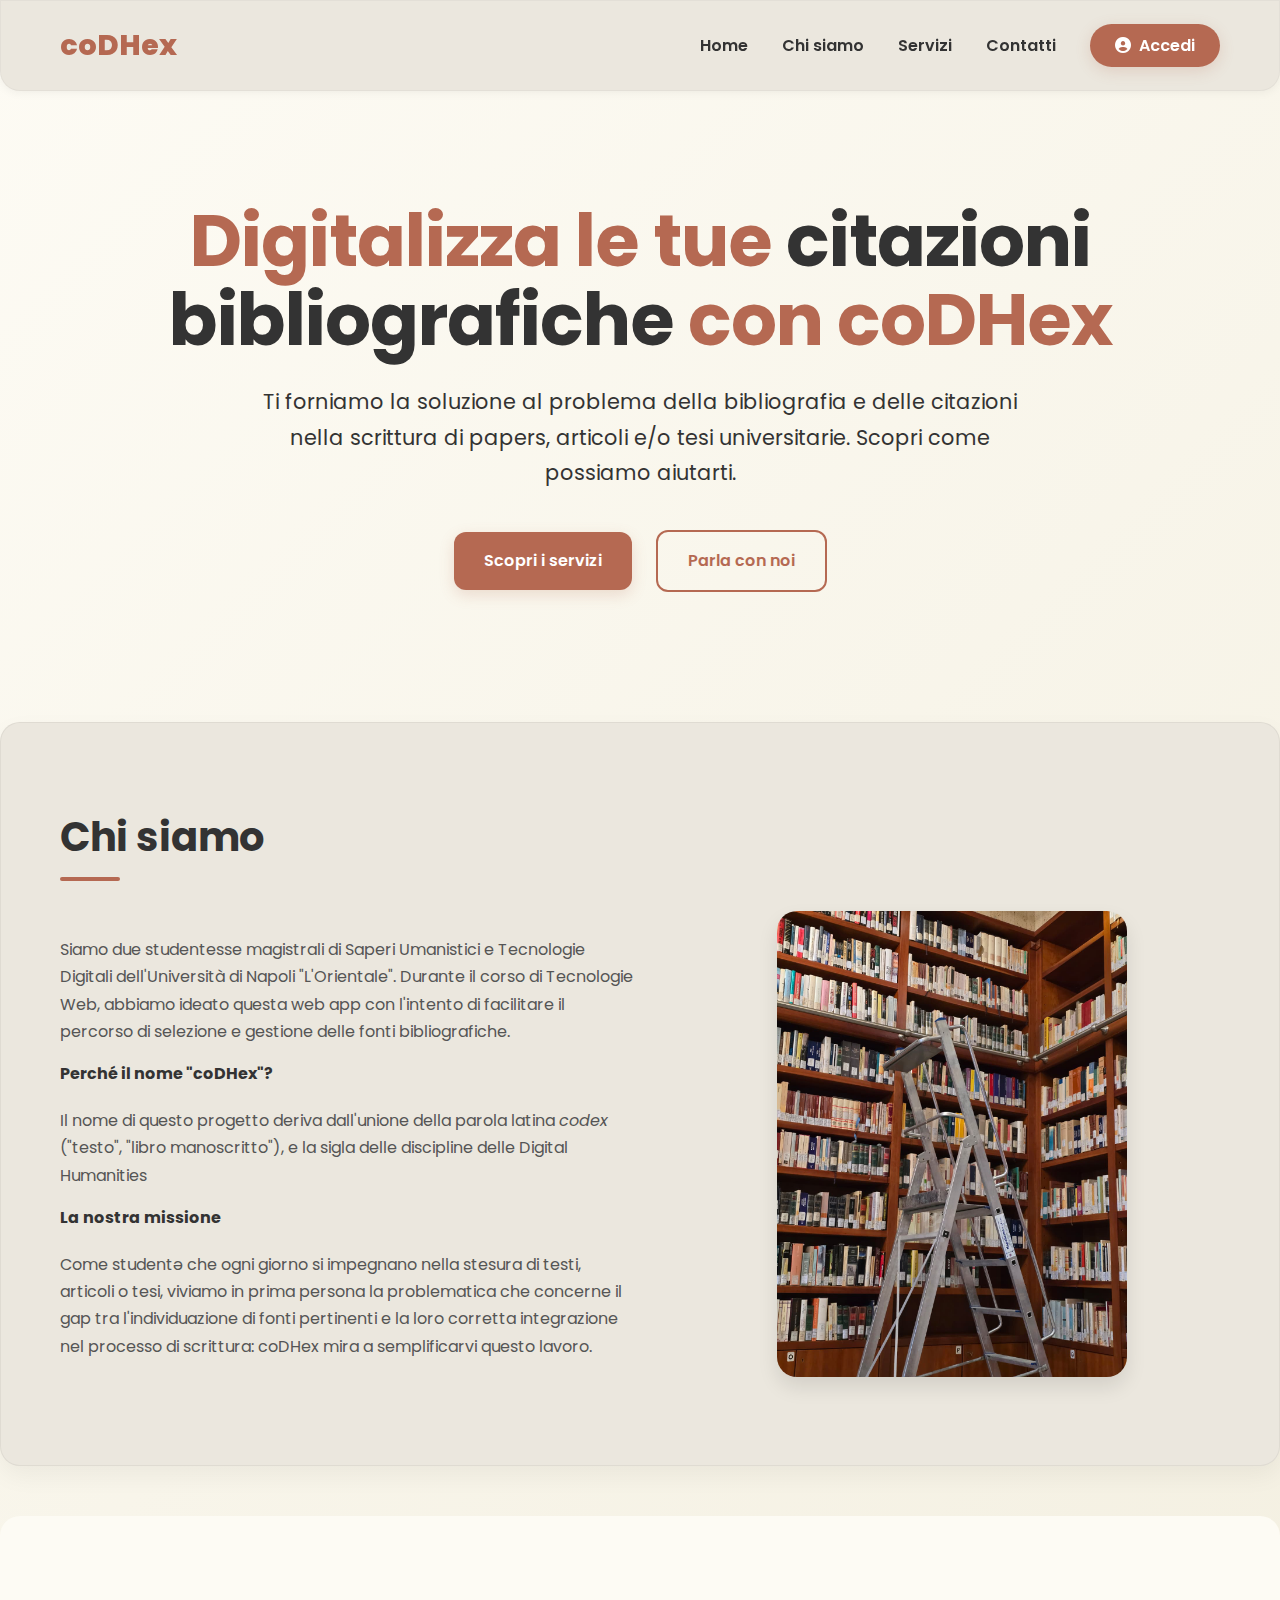
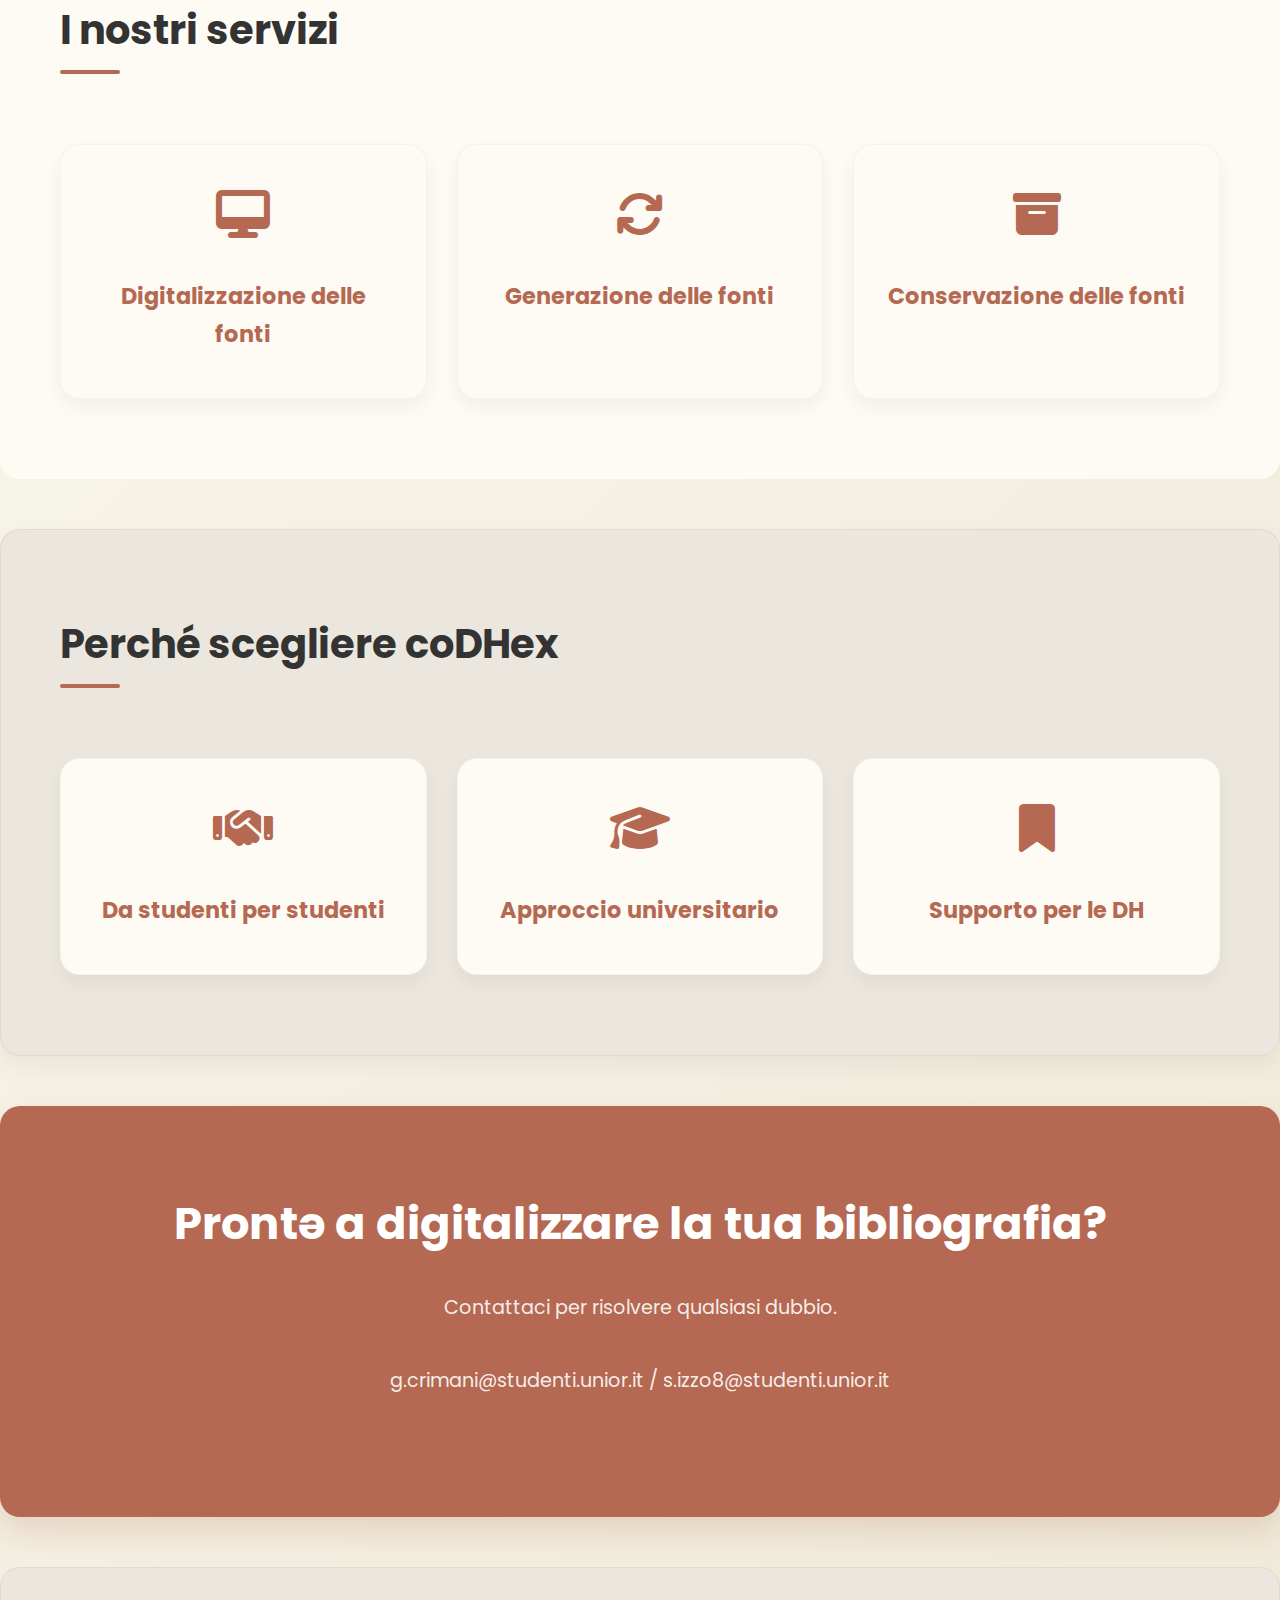
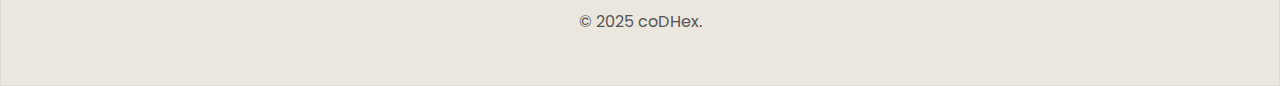
<file: coDHex/index.html>
<!DOCTYPE html>
<html lang="it">
<head>
    <meta charset="UTF-8">
    <meta name="viewport" content="width=device-width, initial-scale=1.0">
    <title>coDHex - Home Page</title>
    <link rel="stylesheet" href="https://cdnjs.cloudflare.com/ajax/libs/font-awesome/6.4.0/css/all.min.css"> <!-- href per le icone utilizzate all'interno del sito -->
    <link href="https://fonts.googleapis.com/css2?family=Poppins:wght@300;400;500;600;700;800&display=swap" rel="stylesheet"> <!-- href per importare il font utilizzato all'interno del sito-->

    <style>
        /* TEMPLATE DA CODEPEN MODIFICATO IN BASE ALLO STILE PREFERITO */
        * {
            margin: 0;
            padding: 0;
            box-sizing: border-box;
            font-family: 'Poppins', sans-serif;
        }


        :root {
            --primary-color: #B56952;
            --secondary-color: #DDBEB9;
            --bg-light: #FDFBF4;
            --bg-medium: #EBE7DE;
            --text-dark: #333;
            --text-light: #555;
            --text-white: #FFFFFF;
            --shadow-light: rgba(0,0,0,0.05);
            --shadow-medium: rgba(181, 105, 82, 0.2);
            --border-radius-lg: 20px;
            --border-radius-md: 12px;
            --padding-section: 80px 0;
        }

        body {
            background: linear-gradient(135deg, var(--bg-light) 0%, #EFEAD8 100%);
            color: var(--text-dark);
            line-height: 1.7;
        }

        .container {
            max-width: 1200px;
            margin: 0 auto;
            padding: 0 20px;
        }


        h1, h2, h3, h4 {
            color: var(--text-dark);
            font-weight: 700;
            margin-bottom: 20px;
        }

        h1 { font-size: 3.5em; line-height: 1.1; }
        h2 { font-size: 2.5em; }
        h3 { font-size: 1.8em; }
        p { margin-bottom: 15px; color: var(--text-light); }

        .text-center { text-align: center; }


        .btn {
            display: inline-block;
            padding: 15px 30px;
            border-radius: var(--border-radius-md);
            text-decoration: none;
            font-weight: 600;
            transition: all 0.3s ease;
            box-shadow: 0 5px 15px var(--shadow-medium);
        }

        .btn-primary {
            background-color: var(--primary-color);
            color: var(--text-white);
            border: none;
        }

        .btn-primary:hover {
            background-color: #a35d48; /* Tonalità più scura */
            transform: translateY(-2px);
            box-shadow: 0 8px 20px var(--shadow-medium);
        }

        .btn-secondary {
            background-color: transparent;
            color: var(--primary-color);
            border: 2px solid var(--primary-color);
            box-shadow: none;
        }

        .btn-secondary:hover {
            background-color: var(--primary-color);
            color: var(--text-white);
            transform: translateY(-2px);
        }



        .btn-nav-login {
            background-color: var(--primary-color);
            color: var(--text-white) !important;
            padding: 10px 25px;
            border-radius: 50px;
            margin-left: 25px;
            box-shadow: 0 4px 15px var(--shadow-medium);
            transition: all 0.3s ease;
        }

        .btn-nav-login:hover {
            background-color: #a35d48;
            transform: translateY(-2px);
            box-shadow: 0 6px 20px var(--shadow-medium);
            text-decoration: none;
        }


        @media (max-width: 768px) {
            .btn-nav-login {
                margin-left: 0;
                margin-top: 15px;
                display: inline-block;
                width: 80%;
                text-align: center;
            }
        }


        .navbar {
            background-color: var(--bg-medium);
            padding: 20px 0;
            box-shadow: 0 2px 10px var(--shadow-light);
            position: sticky;
            top: 0;
            z-index: 1000;
            border-bottom-left-radius: var(--border-radius-lg);
            border-bottom-right-radius: var(--border-radius-lg);
            border: 1px solid rgba(0,0,0,0.03);
            margin-bottom: 30px;
        }

        .navbar .container {
            display: flex;
            justify-content: space-between;
            align-items: center;
        }

        .navbar-brand {
            font-size: 1.8em;
            font-weight: 800;
            color: var(--primary-color);
            text-decoration: none;
        }

        .navbar-nav a {
            color: var(--text-dark);
            text-decoration: none;
            font-weight: 600;
            margin-left: 30px;
            transition: color 0.3s ease;
        }

        .navbar-nav a:hover {
            color: var(--primary-color);
        }


        .menu-toggle {
            display: none;
            flex-direction: column;
            cursor: pointer;
        }
        .menu-toggle span {
            height: 3px;
            width: 25px;
            background: var(--text-dark);
            margin-bottom: 4px;
            border-radius: 5px;
        }
        @media (max-width: 768px) {
            .navbar-nav {
                display: none;
                flex-direction: column;
                position: absolute;
                top: 80px;
                left: 0;
                width: 100%;
                background-color: var(--bg-medium);
                box-shadow: 0 8px 15px var(--shadow-light);
                border-bottom-left-radius: var(--border-radius-lg);
                border-bottom-right-radius: var(--border-radius-lg);
                padding: 20px 0;
            }
            .navbar-nav.active {
                display: flex;
            }
            .navbar-nav a {
                margin: 10px 0;
                text-align: center;
            }
            .menu-toggle {
                display: flex;
            }
        }



        .hero {
            padding: var(--padding-section);
            text-align: center;
            background-color: transparent;
            margin-bottom: 50px;
        }

        .hero h1 {
            color: var(--primary-color);
            font-size: 4.5em;
            margin-bottom: 25px;
            letter-spacing: -1px;
        }
        .hero h1 span {
            color: var(--text-dark);
        }

        .hero p {
            font-size: 1.3em;
            max-width: 800px;
            margin: 0 auto 40px auto;
            color: var(--text-dark);
            font-weight: 400;
        }
        .hero .btn {
            margin: 0 10px;
        }


        .section {
            padding: var(--padding-section);
            background-color: var(--bg-medium);
            border-radius: var(--border-radius-lg);
            margin-bottom: 50px;
            box-shadow: 0 10px 25px var(--shadow-light);
            border: 1px solid rgba(0,0,0,0.05);
        }
        .section-light {
            background-color: var(--bg-light);
            box-shadow: none;
            border: none;
        }

        .section h2 {
            margin-bottom: 40px;
            position: relative;
            display: inline-block;
        }
        .section h2::after {
            content: '';
            position: absolute;
            left: 0;
            bottom: -10px;
            width: 60px;
            height: 4px;
            background-color: var(--primary-color);
            border-radius: 2px;
        }

        .grid-2-cols {
            display: grid;
            grid-template-columns: 1.30fr 1fr;
            gap: 140px;
            align-items: center;
        }
        .grid-2-cols img {
            max-width: 100%;
            height: auto;
            border-radius: var(--border-radius-lg);
            box-shadow: 0 10px 20px rgba(0,0,0,0.1);
        }
        .grid-item-text p:last-child {
            margin-bottom: 0;
        }


        .cards-grid {
            display: grid;
            grid-template-columns: repeat(auto-fit, minmax(280px, 1fr));
            gap: 30px;
            margin-top: 40px;
        }

        .card {
            background-color: var(--bg-light);
            padding: 30px;
            border-radius: var(--border-radius-lg);
            box-shadow: 0 8px 20px var(--shadow-light);
            text-align: center;
            transition: transform 0.3s ease, box-shadow 0.3s ease;
            border: 1px solid rgba(0,0,0,0.03);
        }
        .card:hover {
            transform: translateY(-5px);
            box-shadow: 0 12px 25px var(--shadow-medium);
        }

        .card .icon {
            font-size: 3em;
            color: var(--primary-color);
            margin-bottom: 20px;
        }

        .card h3 {
            font-size: 1.4em;
            margin-bottom: 15px;
            color: var(--primary-color);
        }
        .card p {
            font-size: 0.95em;
            color: var(--text-light);
        }


        .cta-section {
            background-color: var(--primary-color);
            color: var(--text-white);
            padding: var(--padding-section);
            text-align: center;
            border-radius: var(--border-radius-lg);
            margin-bottom: 50px;
            box-shadow: 0 15px 30px var(--shadow-medium);
        }
        .cta-section h2 {
            color: var(--text-white);
            margin-bottom: 30px;
            font-size: 2.8em;
        }
        .cta-section h2::after {
            background-color: var(--text-white);
        }
        .cta-section p {
            font-size: 1.2em;
            max-width: 800px;
            margin: 0 auto 40px auto;
            color: rgba(255,255,255,0.9);
        }
        .cta-section .btn {
            background-color: var(--bg-light);
            color: var(--primary-color);
            border: none;
            box-shadow: 0 5px 15px rgba(0,0,0,0.2);
        }
        .cta-section .btn:hover {
            background-color: var(--text-white);
            color: #a35d48;
        }

        /* --- FOOTER --- */
        .footer {
            background-color: var(--bg-medium);
            color: var(--text-light);
            padding: 40px 0;
            text-align: center;
            border-top-left-radius: var(--border-radius-lg);
            border-top-right-radius: var(--border-radius-lg);
            border: 1px solid rgba(0,0,0,0.05);
        }
        .footer p {
            margin-bottom: 10px;
        }
        .footer .social-icons a {
            color: var(--primary-color);
            font-size: 1.5em;
            margin: 0 10px;
            transition: transform 0.3s ease;
        }
        .footer .social-icons a:hover {
            transform: translateY(-3px);
            color: var(--text-dark);
        }


        @media (max-width: 992px) {
            .hero h1 { font-size: 3em; }
            .hero p { font-size: 1.1em; }
            h2 { font-size: 2em; }
            .grid-2-cols { grid-template-columns: 1fr; }
            .grid-item-img { order: -1; margin-bottom: 30px; }
        }

        @media (max-width: 768px) {
            h1 { font-size: 2.5em; }
            h2 { font-size: 1.8em; }
            .hero .btn { margin: 10px 0; display: block; }
            .section { padding: 60px 0; }
            .cta-section h2 { font-size: 2em; }
            .cta-section p { font-size: 1em; }
            .navbar-nav a { margin-left: 0; }
        }

        @media (max-width: 576px) {
            h1 { font-size: 2em; }
            h2 { font-size: 1.5em; }
            .section { padding: 40px 0; }
            .card { padding: 25px; }
        }
    </style>
</head>
<body>

<nav class="navbar">
    <div class="container">
        <a href="#" class="navbar-brand">coDHex</a>
        <div class="menu-toggle" id="mobile-menu">
            <span></span>
            <span></span>
            <span></span>
        </div>
        <div class="navbar-nav" id="main-nav">
            <a href="#home">Home</a>
            <a href="#about">Chi siamo</a>
            <a href="#services">Servizi</a>
            <a href="#contact">Contatti</a>

            <a href="login.html" class="btn-nav-login">
                <i class="fas fa-user-circle" style="margin-right: 8px;"></i>Accedi
            </a>
        </div>
    </div>
</nav>

<section class="hero" id="home">
    <div class="container">
        <h1>Digitalizza le tue <span>citazioni bibliografiche</span> con coDHex</h1>
        <p>Ti forniamo la soluzione al problema della bibliografia e delle citazioni nella scrittura di papers, articoli e/o tesi universitarie. Scopri come possiamo aiutarti.</p>
        <div>
            <a href="#services" class="btn btn-primary">Scopri i servizi</a>
            <a href="#contact" class="btn btn-secondary">Parla con noi</a>
        </div>
    </div>
</section>

<section class="section" id="about">
    <div class="container">
        <h2 class="text-center">Chi siamo</h2>
        <div class="grid-2-cols">
            <div class="grid-item-text">
                <p> Siamo due studentesse magistrali di Saperi Umanistici e Tecnologie Digitali dell'Università di Napoli "L'Orientale". Durante il corso di Tecnologie Web, abbiamo ideato questa web app con l'intento di facilitare il percorso di selezione e gestione delle fonti bibliografiche.</p>
                <h4>Perché il nome "coDHex"?</h4>
                <p> Il nome di questo progetto deriva dall'unione della parola latina <i>codex</i> ("testo", "libro manoscritto"), e la sigla delle discipline delle Digital Humanities</p>
                <h4>La nostra missione</h4>
                <p>Come studentə che ogni giorno si impegnano nella stesura di testi, articoli o tesi, viviamo in prima persona la problematica che concerne il gap tra l'individuazione di fonti pertinenti e la loro corretta integrazione nel processo di scrittura: coDHex mira a semplificarvi questo lavoro.</p>
            </div>
            <div class="grid-item-img">
                <img src="Foto_libri_coDHex_3.jpg" alt="Biblioteca Portici" width="350" height="200">
            </div>
        </div>
    </div>
</section>

<section class="section section-light" id="services">
    <div class="container">
        <h2 class="text-center">I nostri servizi</h2>
        <div class="cards-grid">
            <div class="card">
                <div class="icon"><i class="fas fa-desktop"></i></div>
                <h3>Digitalizzazione delle fonti</h3>
            </div>

            <div class="card">
                <div class="icon"><i class="fas fa-refresh"></i></div>
                <h3>Generazione delle fonti</h3>
                 </div>
            <div class="card">
                <div class="icon"><i class="fas fa-archive"></i></div>
                <h3>Conservazione delle fonti</h3>
                </div>



        </div>
    </div>
</section>

<section class="section" id="features">
    <div class="container">
        <h2 class="text-center">Perché scegliere coDHex</h2>
        <div class="cards-grid">
            <div class="card">
                <div class="icon"><i class="fas fa-handshake"></i></div>
                <h3>Da studenti per studenti</h3>
              </div>
            <div class="card">
                <div class="icon"><i class="fas fa-graduation-cap"></i></div>
                <h3>Approccio universitario</h3>
                   </div>

            <div class="card">
                <div class="icon"><i class="fas fa-bookmark"></i></div>
                <h3>Supporto per le DH</h3>
               </div>
        </div>
    </div>
</section>

<section class="cta-section" id="contact">
    <div class="container">
        <h2>Prontə a digitalizzare la tua bibliografia?</h2>
        <p>Contattaci per risolvere qualsiasi dubbio.</p>
        <p>g.crimani@studenti.unior.it / s.izzo8@studenti.unior.it</p>
    </div>
</section>

<footer class="footer">
    <div class="container">
        <p>&copy; 2025 coDHex.</p>
    </div>
</footer>

<script>

    document.querySelectorAll('a[href^="#"]').forEach(anchor => {
        anchor.addEventListener('click', function (e) {
            e.preventDefault();

            document.querySelector(this.getAttribute('href')).scrollIntoView({
                behavior: 'smooth'
            });

            //Questo blocco serve per evitare che lo scorrimento tra i vari link con attributo href che inizia con # sia meccanico, garantendo un movimento smooth


            if (document.getElementById('main-nav').classList.contains('active')) {
                document.getElementById('main-nav').classList.remove('active');
                document.getElementById('mobile-menu').classList.remove('active');
            }
            //Questo blocco serve per chi apre il sito da telefono. Se la barra di navigazione è aperta, viene chiusa
        });
    });


    // Assegna a due costanti gli elementi HTML del menu e della navigazione
    const mobileMenu = document.getElementById('mobile-menu');
    const mainNav = document.getElementById('main-nav');

    // Aggiunge un "ascoltatore" sul click dell'icona del menu
    mobileMenu.addEventListener('click', () => {

        // 'toggle' è una funzione intelligente:
        // Se la classe 'active' non c'è, la aggiunge (apre il menu).
        // Se la classe 'active' c'è già, la toglie (chiude il menu).

        mobileMenu.classList.toggle('active'); // Anima l'icona
        mainNav.classList.toggle('active');    // Mostra o nasconde i link di navigazione
    });


</script>
</body>
</html>
</file>
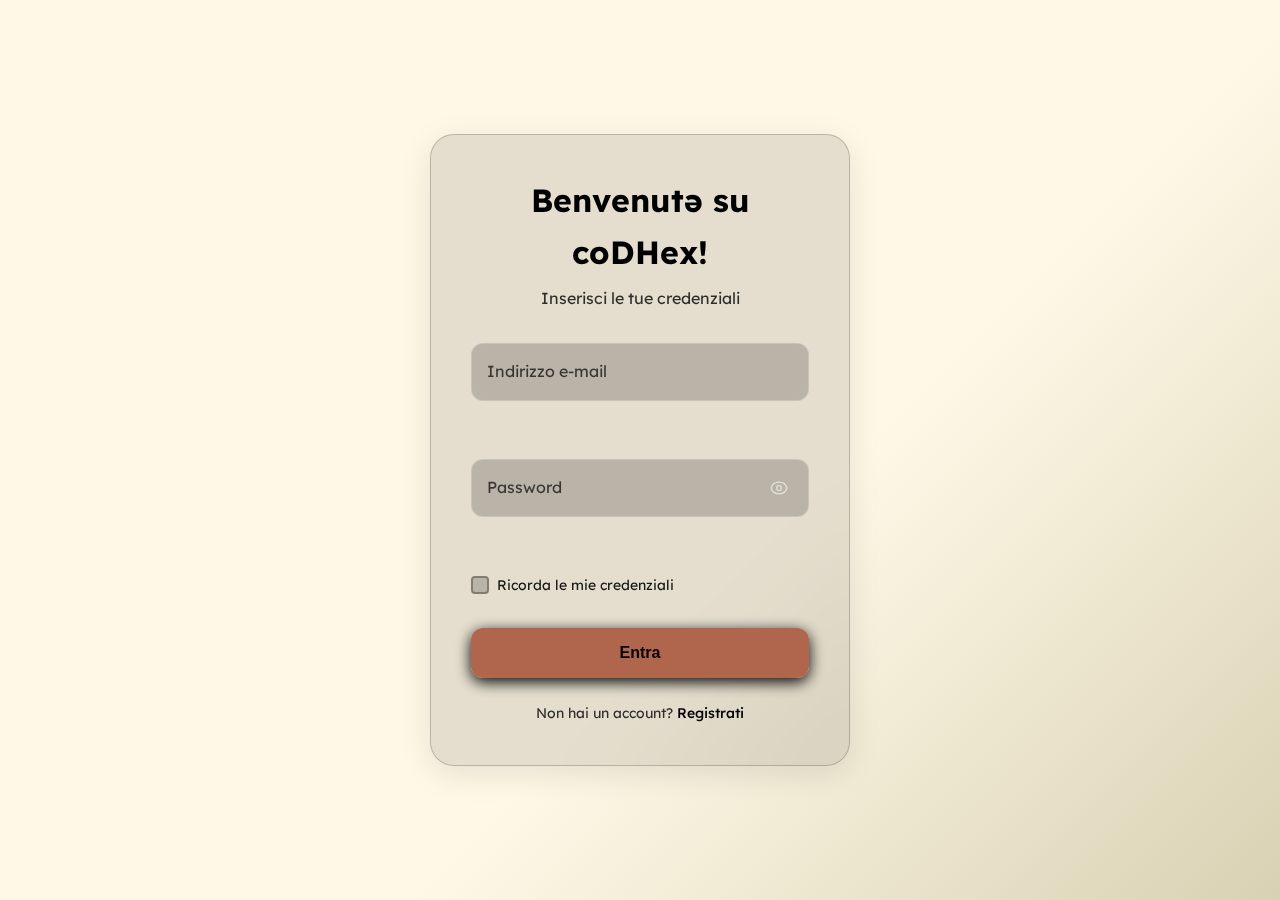
<file: coDHex/login.html>
<!DOCTYPE html>
<html lang="it">
<head>
    <meta charset="UTF-8">
    <meta name="viewport" content="width=device-width, initial-scale=1.0">
    <title>coDHex Login Form</title>
    <link href="css/loginstyle.css" rel="stylesheet">
</head>
<body>
<div class="login-container">
    <div class="login-card">
        <div class="login-header">
            <h2>Benvenutə su coDHex!</h2>
            <p>Inserisci le tue credenziali</p>
        </div>

        <form class="login-form" id="loginForm" novalidate>
            <div class="form-group">
                <div class="input-wrapper">
                    <input type="email" id="email" name="email" required autocomplete="email">
                    <label for="email">Indirizzo e-mail</label>
                    <span class="focus-border"></span>
                </div>
                <span class="error-message" id="emailError">Indirizzo e-mail non valido</span>
            </div>

            <div class="form-group">
                <div class="input-wrapper password-wrapper">
                    <input type="password" id="password" name="password" required autocomplete="current-password">
                    <label for="password">Password</label>
                    <button type="button" class="password-toggle" id="passwordToggle" aria-label="Toggle password visibility">
                        <span class="eye-icon"></span>
                    </button>
                    <span class="focus-border"></span>
                </div>
                <span class="error-message" id="passwordError">La password è obbligatoria</span>
            </div>

            <div class="form-options">
                <label class="remember-wrapper">
                    <input type="checkbox" id="remember" name="remember">
                    <span class="checkbox-label">
                            <span class="checkmark"></span>
                            Ricorda le mie credenziali
                        </span>
                </label>
            </div>

            <button type="submit" class="login-btn btn">
                <span class="btn-text">Entra</span>
                <span class="btn-loader"></span>
            </button>
        </form>

        <div class="signup-link">
            <p>Non hai un account? <a href="signup.html">Registrati</a></p>
        </div>

        <div class="success-message" id="successMessage">
            <div class="success-icon">✓</div>
            <h3>Login riuscito</h3>
            <p>Attendi</p>
        </div>
    </div>
</div>

<script src="loginscript.js"></script>
</body>
</html>
</file>
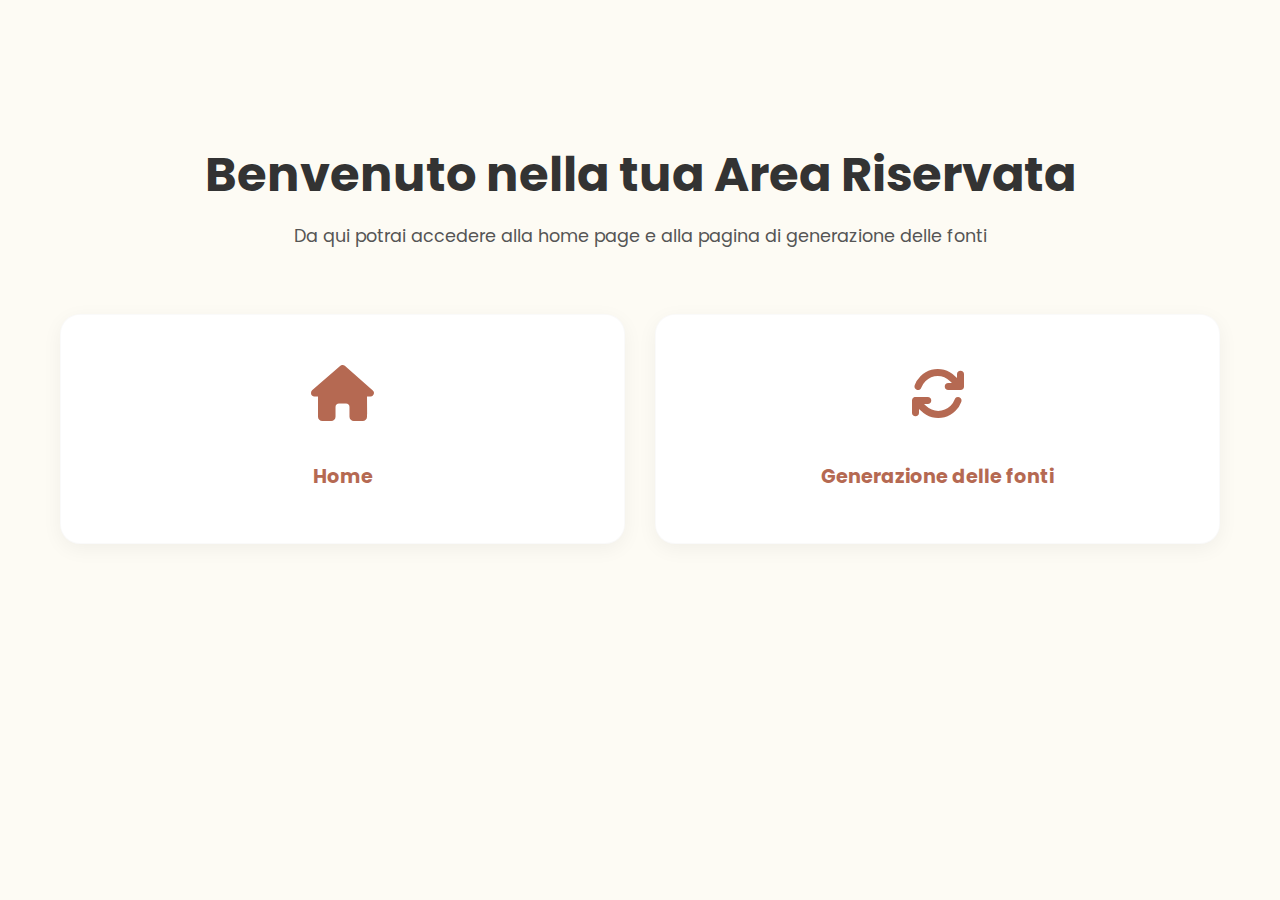
<file: coDHex/pagina_riservata.html>
<!DOCTYPE html>
<html lang="it">
<head>
    <meta charset="UTF-8">
    <meta name="viewport" content="width=device-width, initial-scale=1.0">
    <title>coDHex - Pagina riservata</title>
    <link rel="stylesheet" href="https://cdnjs.cloudflare.com/ajax/libs/font-awesome/6.4.0/css/all.min.css">
    <link href="https://fonts.googleapis.com/css2?family=Poppins:wght@300;400;500;600;700;800&display=swap" rel="stylesheet">

    <style>
        /* --- RESET E VARIABILI --- */
        * {
            margin: 0;
            padding: 0;
            box-sizing: border-box;
            font-family: 'Poppins', sans-serif;
        }

        :root {
            --primary-color: #B56952; /* Terracotta principale */
            --secondary-color: #DDBEB9; /* Rosato chiaro */
            --bg-light: #FDFBF4; /* Sfondo pagina crema chiaro */
            --bg-medium: #EBE7DE; /* Sfondo sezioni beige */
            --text-dark: #333;
            --text-light: #555;
            --text-white: #FFFFFF;
            --shadow-light: rgba(0,0,0,0.05);
            --shadow-medium: rgba(181, 105, 82, 0.2);
            --border-radius-lg: 20px;
            --border-radius-md: 12px;
            --padding-section: 60px 0;
        }

        body {
            background-color: var(--bg-light); /* Sfondo uniforme come nell'immagine */
            color: var(--text-dark);
            line-height: 1.7;
            min-height: 100vh;
        }

        .container {
            max-width: 1200px;
            margin: 0 auto;
            padding: 0 20px;
        }

        /* --- TYPOGRAPHY --- */
        h1, h2, h3 {
            color: var(--text-dark);
            font-weight: 700;
            margin-bottom: 20px;
        }

        h1 { font-size: 3em; line-height: 1.1; margin-top: 40px; }

        /* Titolo sezione con sottolineatura */
        h2 {
            font-size: 2.5em;
            margin-bottom: 40px;
            position: relative;
            display: inline-block;
            color: var(--text-dark);
        }

        h2::after {
            content: '';
            position: absolute;
            left: 0;
            bottom: -10px;
            width: 60px; /* Lunghezza della linea */
            height: 5px; /* Spessore della linea */
            background-color: var(--primary-color);
            border-radius: 2px;
        }

        h3 {
            font-size: 1.2em; /* Dimensione testo card */
            margin-top: 15px;
            margin-bottom: 0;
            color: var(--primary-color);
        }

        p { margin-bottom: 15px; color: var(--text-light); }

        /* --- CARDS GRID --- */
        .cards-grid {
            display: grid;
            grid-template-columns: repeat(auto-fit, minmax(300px, 1fr));
            gap: 30px;
            margin-top: 20px;
        }

        /* Link che avvolge la card per renderla cliccabile */
        .card-link {
            text-decoration: none;
            display: block;
            color: inherit;
        }

        .card {
            background-color: #fff; /* Sfondo bianco della card */
            padding: 50px 30px;
            border-radius: var(--border-radius-lg);
            box-shadow: 0 5px 20px var(--shadow-light); /* Ombra leggera */
            text-align: center;
            transition: transform 0.3s ease, box-shadow 0.3s ease;
            border: 1px solid rgba(0,0,0,0.02);
            height: 100%;
            display: flex;
            flex-direction: column;
            justify-content: center;
            align-items: center;
        }

        /* Effetto Hover sulla card */
        .card-link:hover .card {
            transform: translateY(-5px);
            box-shadow: 0 15px 30px var(--shadow-medium);
        }

        .card .icon {
            font-size: 3.5em; /* Dimensione Icona */
            color: var(--primary-color);
            margin-bottom: 25px;
        }

        /* --- RESPONSIVE --- */
        @media (max-width: 768px) {
            h1 { font-size: 2.5em; text-align: center; }
            h2 { font-size: 2em; display: block; text-align: center; }
            h2::after { left: 50%; transform: translateX(-50%); } /* Centra la linea su mobile */
            .card { padding: 30px 20px; }
        }
    </style>
</head>
<body>


<br> <br> <br> <br>


<div class="container">
    <h1 align="center">Benvenuto nella tua Area Riservata</h1>
    <p style="font-size: 1.1em;" align="center">Da qui potrai accedere alla home page e alla pagina di generazione delle fonti</p>
</div>

<br>

<section class="section">
    <div class="container">


        <div class="cards-grid">

            <a href="index.html" class="card-link">
                <div class="card">
                    <i class="fas fa-home icon"></i>
                    <h3>Home</h3>
                </div>
            </a>

            <a href="generatorefonti.html" class="card-link">
                <div class="card">
                    <i class="fas fa-sync icon"></i>
                    <h3>Generazione delle fonti</h3>
                </div>
            </a>

        </div>
    </div>
</section>

</body>
</html>
</file>
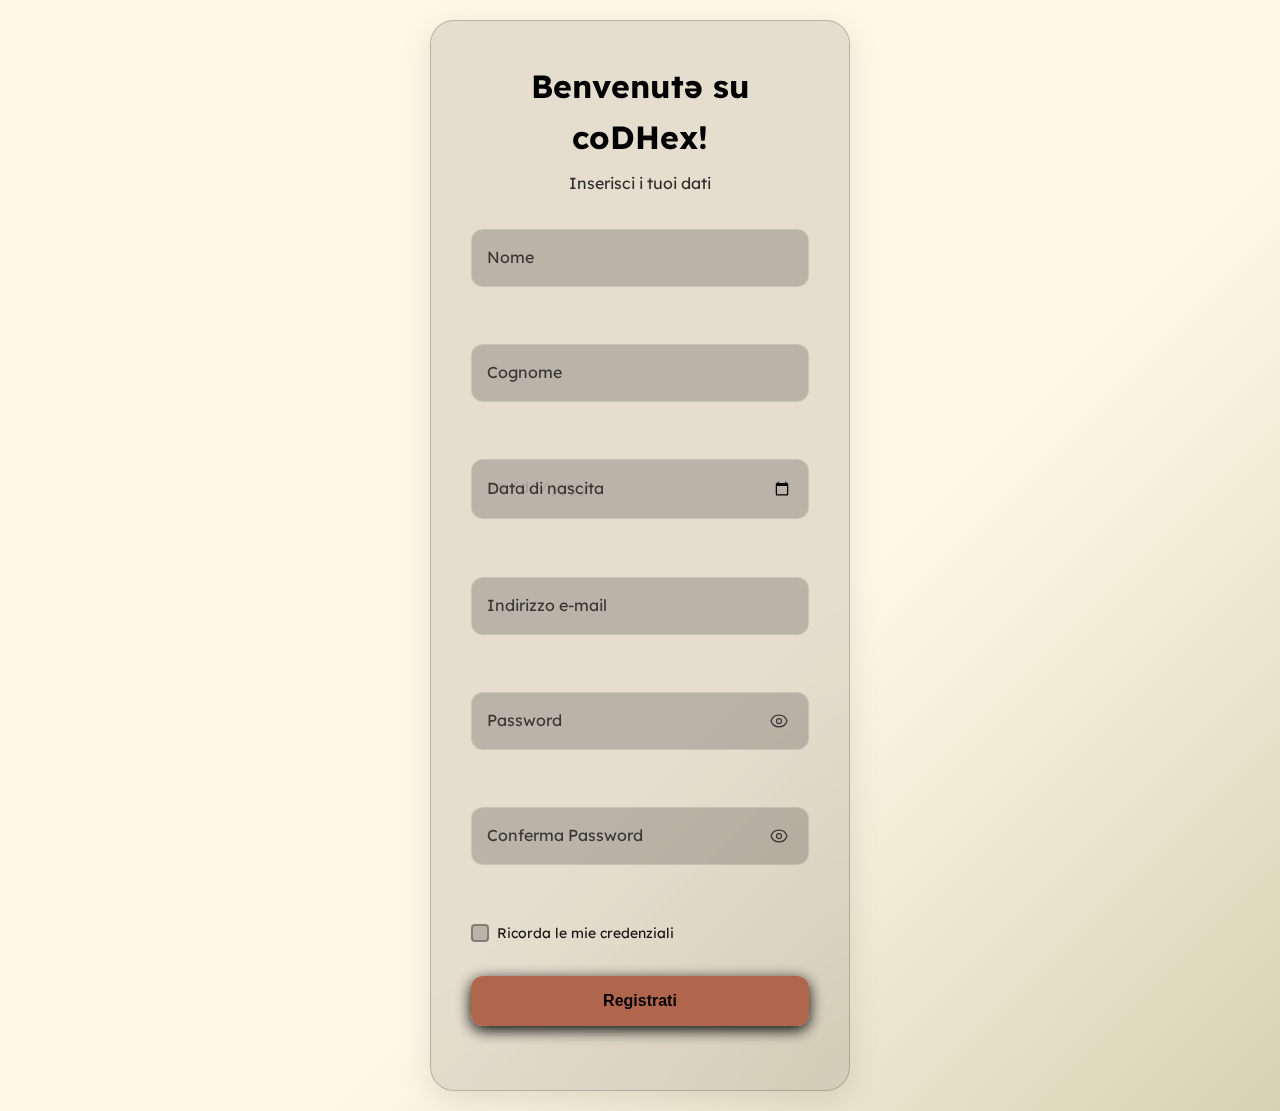
<file: coDHex/signup.html>
<!DOCTYPE html>
<html lang="it">
<head>
    <meta charset="UTF-8">
    <meta name="viewport" content="width=device-width, initial-scale=1.0">
    <title>coDHex Signup Form</title>

    <style>
        /* TEMPLATE DA CODEPEN GLASSMORPHISM LOGIN FORM MODIFICATO IN BASE ALLO STILE PREFERITO */
        @import url('https://fonts.googleapis.com/css2?family=Lexend:wght@100..900&display=swap');

        * {
            margin: 0;
            padding: 0;
            box-sizing: border-box;
        }

        body {
            font-family: 'Lexend', -apple-system, BlinkMacSystemFont, 'Segoe UI', Roboto, sans-serif;
            background: linear-gradient(135deg, #FFF8E7 60%, #D9D1B3 100%);
            min-height: 100vh;
            display: flex;
            align-items: center;
            justify-content: center;
            padding: 20px;
            line-height: 1.6;
        }

        .login-container {
            width: 100%;
            max-width: 420px;
            perspective: 1000px;
        }

        /* Form Group & Input Styles */
        .form-group {
            margin-bottom: 24px;
            position: relative;
        }

        .input-wrapper {
            position: relative;
        }

        .input-wrapper input {
            background: rgba(1, 1, 1, 0.1);
            border: 1px solid rgba(255, 255, 255, 0.2);
            border-radius: 12px;
            padding: 16px 16px 16px 16px;
            color: black;
            font-size: 16px;
            font-weight: 400;
            transition: all 0.3s cubic-bezier(0.4, 0, 0.2, 1);
            width: 100%;
            outline: none;
            backdrop-filter: blur(10px);
            line-height: 1.5;
            -webkit-appearance: none;
            -moz-appearance: none;
            appearance: none;
        }

        .input-wrapper label {
            position: absolute;
            left: 16px;
            top: 50%;
            transform: translateY(-50%);
            color: rgba(0, 0, 0, 0.7);
            font-size: 16px;
            font-weight: 400;
            transition: all 0.3s cubic-bezier(0.4, 0, 0.2, 1);
            pointer-events: none;
            transform-origin: left top;
        }

        .input-wrapper input:focus + label,
        .input-wrapper input:valid + label {
            transform: translateY(-38px) scale(0.85);
            color: #000000;
            font-weight: 500;
            background: rgba(255, 255, 255, 0.8);
            padding: 0 4px;
            border-radius: 4px;
        }

        .input-wrapper input[type="date"] {
            color: rgba(0, 0, 0, 0.1);
        }

        .input-wrapper input[type="date"]:focus,
        .input-wrapper input[type="date"]:valid {
            color: black;
        }

        .input-wrapper input:focus,
        .input-wrapper input:valid {
            border-color: #000000;
            background: rgba(0, 0, 0, 0.15);
            transform: translateY(-2px);
            box-shadow: 0 8px 25px rgba(0, 0, 0, 0.2);
        }

        .input-wrapper input::placeholder {
            color: transparent;
        }

        .focus-border {
            position: absolute;
            bottom: 0;
            left: 50%;
            width: 0;
            height: 2px;
            background: linear-gradient(90deg, #B0654D, #B0654D);
            transition: all 0.3s cubic-bezier(0.4, 0, 0.2, 1);
            transform: translateX(-50%);
            border-radius: 2px;
        }

        .input-wrapper input:focus ~ .focus-border {
            width: 100%;
        }

        /* Error States */
        .error-message {
            display: block;
            color: #000000;
            font-size: 12px;
            font-weight: 500;
            margin-top: 6px;
            margin-left: 4px;
            opacity: 0;
            transform: translateY(-10px);
            transition: all 0.3s cubic-bezier(0.4, 0, 0.2, 1);
            background: rgba(239, 68, 68, 0.1);
            padding: 4px 8px;
            border-radius: 6px;
            backdrop-filter: blur(10px);
        }

        .error-message.show {
            opacity: 1;
            transform: translateY(0);
        }

        .form-group.error .input-wrapper input {
            border-color: #000000;
            background: rgba(239, 68, 68, 0.1);
            animation: shake 0.5s ease-in-out;
        }

        /* Button Styles */
        .btn {
            background: linear-gradient(135deg, #B0654D 0%, #B0654D 100%);
            border: none;
            border-radius: 12px;
            padding: 16px 24px;
            color: rgb(0, 0, 0);
            font-size: 16px;
            font-weight: 600;
            cursor: pointer;
            transition: all 0.3s cubic-bezier(0.4, 0, 0.2, 1);
            position: relative;
            overflow: hidden;
            transform: translateY(0);
            box-shadow: 0 4px 15px rgba(0, 0, 0, 1);
        }

        .btn::before {
            content: '';
            position: absolute;
            top: 0;
            left: -100%;
            width: 100%;
            height: 100%;
            background: linear-gradient(90deg, transparent, rgba(255, 255, 255, 0.2), transparent);
            transition: left 0.5s ease;
        }

        .btn:hover {
            transform: translateY(-2px);
            box-shadow: 0 8px 25px rgba(0, 0, 0, 0.6);
        }

        .btn:hover::before {
            left: 100%;
        }

        .btn:active {
            transform: translateY(0);
        }

        /* Loading State */
        .btn.loading {
            pointer-events: none;
        }

        .btn-text {
            transition: opacity 0.3s ease;
        }

        .btn-loader {
            position: absolute;
            top: 50%;
            left: 50%;
            transform: translate(-50%, -50%);
            width: 20px;
            height: 20px;
            border: 2px solid transparent;
            border-top: 2px solid white;
            border-radius: 50%;
            opacity: 0;
            animation: spin 1s linear infinite;
            transition: opacity 0.3s ease;
        }

        .btn.loading .btn-text {
            opacity: 0;
        }

        .btn.loading .btn-loader {
            opacity: 1;
        }

        /* Checkbox Styles */
        .remember-wrapper {
            display: flex;
            align-items: center;
            gap: 8px;
            cursor: pointer;
        }

        .remember-wrapper input[type="checkbox"] {
            display: none;
        }

        .checkbox-label {
            color: rgba(0, 0, 0, 0.9);
            font-size: 14px;
            cursor: pointer;
            user-select: none;
            display: flex;
            align-items: center;
            gap: 8px;
        }

        .checkmark {
            width: 18px;
            height: 18px;
            border: 2px solid rgba(0, 0, 0, 0.3);
            border-radius: 4px;
            display: flex;
            align-items: center;
            justify-content: center;
            transition: all 0.3s cubic-bezier(0.4, 0, 0.2, 1);
            flex-shrink: 0;
            background: rgba(0, 0, 0, 0.1);
            backdrop-filter: blur(10px);
        }

        .remember-wrapper input[type="checkbox"]:checked ~ .checkbox-label .checkmark {
            background: #B0654D;
            border-color: #B0654D;
            transform: scale(1.1);
        }

        .remember-wrapper input[type="checkbox"]:checked ~ .checkbox-label .checkmark::after {
            content: '✓';
            color: white;
            font-size: 11px;
            font-weight: bold;
            animation: checkmarkPop 0.3s cubic-bezier(0.68, -0.55, 0.265, 1.55);
        }

        /* Success Message */
        .success-message {
            display: none;
            text-align: center;
            padding: 40px 20px;
            opacity: 0;
            transform: translateY(20px);
            transition: all 0.5s cubic-bezier(0.4, 0, 0.2, 1);
        }

        .success-message.show {
            display: block;
            opacity: 1;
            transform: translateY(0);
        }

        .success-icon {
            width: 60px;
            height: 60px;
            background: #000000;
            border-radius: 50%;
            display: flex;
            align-items: center;
            justify-content: center;
            font-size: 24px;
            color: white;
            margin: 0 auto 20px;
            animation: successPulse 0.6s cubic-bezier(0.68, -0.55, 0.265, 1.55);
        }

        .success-message h3 {
            color: rgb(0, 0, 0);
            font-size: 1.5rem;
            margin-bottom: 8px;
        }

        .success-message p {
            color: rgba(0, 0, 0, 0.8);
            font-size: 1rem;
        }

        /* Animations */
        @keyframes spin {
            0% { transform: translate(-50%, -50%) rotate(0deg); }
            100% { transform: translate(-50%, -50%) rotate(360deg); }
        }

        @keyframes shake {
            0%, 100% { transform: translateX(0); }
            25% { transform: translateX(-5px); }
            75% { transform: translateX(5px); }
        }

        @keyframes checkmarkPop {
            0% { transform: scale(0); }
            50% { transform: scale(1.3); }
            100% { transform: scale(1); }
        }

        @keyframes successPulse {
            0% { transform: scale(0); }
            50% { transform: scale(1.1); }
            100% { transform: scale(1); }
        }

        .login-card {
            background: rgba(0, 0, 0, 0.1);
            backdrop-filter: blur(20px);
            -webkit-backdrop-filter: blur(20px);
            border: 1px solid rgba(0, 0, 0, 0.2);
            border-radius: 24px;
            padding: 40px;
            box-shadow: 0 8px 32px rgba(0, 0, 0, 0.1);
            transform: translateY(0);
            transition: all 0.3s cubic-bezier(0.4, 0, 0.2, 1);
            position: relative;
            overflow: hidden;
        }

        .login-card::before {
            content: '';
            position: absolute;
            top: 0;
            left: -100%;
            width: 100%;
            height: 2px;
            background: linear-gradient(90deg, transparent, #000000, transparent);
            transition: left 0.5s ease;
        }

        .login-card:hover::before {
            left: 100%;
        }

        .login-card:hover {
            transform: translateY(-5px);
            box-shadow: 0 12px 40px rgba(0, 0, 0, 0.15);
        }

        .login-header {
            text-align: center;
            margin-bottom: 32px;
        }

        .login-header h2 {
            color: rgb(0, 0, 0);
            font-size: 2rem;
            font-weight: 700;
            margin-bottom: 8px;
            background: linear-gradient(135deg, #000000 0%, #000000 100%);
            -webkit-background-clip: text;
            background-clip: text;
            -webkit-text-fill-color: transparent;
        }

        .login-header p {
            color: rgba(0, 0, 0, 0.8);
            font-size: 1rem;
            font-weight: 400;
        }

        .password-wrapper {
            position: relative;
        }

        .password-wrapper input {
            padding-right: 48px;
        }

        .password-toggle {
            position: absolute;
            right: 12px;
            top: 50%;
            transform: translateY(-50%);
            background: none;
            border: none;
            cursor: pointer;
            padding: 8px;
            z-index: 10;
        }

        .eye-icon {
            display: block;
            width: 20px;
            height: 20px;
            pointer-events: none;
            background-image: url("data:image/svg+xml,%3csvg xmlns='http://www.w3.org/2000/svg' fill='none' viewBox='0 0 24 24' stroke='rgba(0,0,0,0.7)' stroke-width='1.5'%3e%3cpath stroke-linecap='round' stroke-linejoin='round' d='M15 12a3 3 0 11-6 0 3 3 0 016 0z'/%3e%3cpath stroke-linecap='round' stroke-linejoin='round' d='M2.458 12C3.732 7.943 7.523 5 12 5c4.478 0 8.268 2.943 9.542 7-1.274 4.057-5.064 7-9.542 7-4.477 0-8.268-2.943-9.542-7z'/%3e%3c/svg%3e");
            background-size: contain;
            background-repeat: no-repeat;
            background-position: center;
            transition: background-image 0.3s cubic-bezier(0.4, 0, 0.2, 1);
        }

        .eye-icon.show-password {
            background-image: url("data:image/svg+xml,%3csvg xmlns='http://www.w3.org/2000/svg' fill='none' viewBox='0 0 24 24' stroke='rgba(0,0,0,0.7)' stroke-width='1.5'%3e%3cpath stroke-linecap='round' stroke-linejoin='round' d='M3.98 8.223A10.477 10.477 0 001.934 12C3.226 16.338 7.244 19.5 12 19.5c.993 0 1.953-.138 2.863-.395M6.228 6.228A10.45 10.45 0 0112 4.5c4.756 0 8.773 3.162 10.065 7.498a10.523 10.523 0 01-4.293 5.774M6.228 6.228L3 3m3.228 3.228l3.65 3.65m7.894 7.894L21 21m-3.228-3.228l-3.65-3.65m0 0a3 3 0 11-4.243-4.243m4.242 4.242L9.88 9.88'/%3e%3c/svg%3e");
        }

        input[type="password"]::-ms-reveal,
        input[type="password"]::-ms-clear {
            display: none;
        }


        .form-options {
            display: flex;
            justify-content: space-between;
            align-items: center;
            margin-bottom: 32px;
            flex-wrap: wrap;
            gap: 12px;
        }

        .forgot-password {
            color: #000000;
            text-decoration: none;
            font-size: 14px;
            font-weight: 500;
            transition: all 0.3s cubic-bezier(0.4, 0, 0.2, 1);
            position: relative;
        }

        .forgot-password::after {
            content: '';
            position: absolute;
            bottom: -2px;
            left: 0;
            width: 0;
            height: 1px;
            background: #000000;
            transition: width 0.3s cubic-bezier(0.4, 0, 0.2, 1);
        }

        .forgot-password:hover::after {
            width: 100%;
        }

        .forgot-password:hover {
            color: rgb(0, 0, 0);
        }


        .login-btn {
            width: 100%;
            margin-bottom: 24px;
        }


        .divider {
            text-align: center;
            margin: 24px 0;
            position: relative;
            display: flex;
            align-items: center;
            justify-content: center;
        }

        .divider::before,
        .divider::after {
            content: '';
            flex: 1;
            height: 1px;
            background: rgba(0, 0, 0, 0.2);
        }

        .divider::before {
            margin-right: 16px;
        }

        .divider::after {
            margin-left: 16px;
        }

        .divider span {
            color: rgba(255, 255, 255, 0.7);
            font-size: 14px;
            white-space: nowrap;
        }

        .signup-link {
            text-align: center;
        }

        .signup-link p {
            color: rgba(0, 0, 0, 0.8);
            font-size: 14px;
        }

        .signup-link a {
            color: #000000;
            text-decoration: none;
            font-weight: 500;
            transition: color 0.3s cubic-bezier(0.4, 0, 0.2, 1);
        }

        .signup-link a:hover {
            color: rgb(176, 101, 77);
        }

        /* Mobile Responsive */
        @media (max-width: 480px) {
            .login-card {
                padding: 24px;
                margin: 10px;
                border-radius: 20px;
            }

            .login-header h2 {
                font-size: 1.75rem;
            }

            .password-wrapper input {
                padding-right: 44px;
            }

            .social-login {
                flex-direction: column;
            }

            .form-options {
                flex-direction: column;
                align-items: flex-start;
                gap: 16px;
            }
        }
    </style>
</head>

<body>
<div class="login-container">
    <div class="login-card">
        <div class="login-header">
            <h2>Benvenutə su coDHex!</h2>
            <p>Inserisci i tuoi dati</p>
        </div>

        <form class="login-form" id="signupForm" action="signup.php" method="POST" novalidate>

            <div class="form-group">
                <div class="input-wrapper">
                    <input type="text" id="name" name="name" required autocomplete="name">
                    <label for="name">Nome</label>
                    <span class="focus-border"></span>
                </div>
                <span class="error-message" id="nameError">Il nome è obbligatorio</span>
            </div>

            <div class="form-group">
                <div class="input-wrapper">
                    <input type="text" id="surname" name="surname" required autocomplete="surname">
                    <label for="surname">Cognome</label>
                    <span class="focus-border"></span>
                </div>
                <span class="error-message" id="surnameError">Il cognome è obbligatorio</span>
            </div>

            <div class="form-group">
                <div class="input-wrapper">
                    <input type="date" id="date" name="date" required autocomplete="date">
                    <label for="date">Data di nascita</label>
                    <span class="focus-border"></span>
                </div>
                <span class="error-message" id="dateError">La data di nascita è obbligatoria</span>
            </div>

            <div class="form-group">
                <div class="input-wrapper">
                    <input type="email" id="email" name="email" required autocomplete="email">
                    <label for="email">Indirizzo e-mail</label>
                    <span class="focus-border"></span>
                </div>
                <span class="error-message" id="emailError">Indirizzo e-mail non valido</span>
            </div>

            <div class="form-group">
                <div class="input-wrapper password-wrapper">
                    <input type="password" id="password" name="password" required autocomplete="new-password">
                    <label for="password">Password</label>
                    <button type="button" class="password-toggle" id="passwordToggle" aria-label="Toggle password visibility">
                        <span class="eye-icon"></span>
                    </button>
                    <span class="focus-border"></span>
                </div>
                <span class="error-message" id="passwordError">Minimo 8 caratteri</span>
            </div>

            <div class="form-group">
                <div class="input-wrapper password-wrapper">
                    <input type="password" id="confirmPassword" name="confirmPassword" required autocomplete="new-password">
                    <label for="confirmPassword">Conferma Password</label>
                    <button type="button" class="password-toggle" id="confirmPasswordToggle" aria-label="Toggle password visibility">
                        <span class="eye-icon"></span>
                    </button>
                    <span class="focus-border"></span>
                </div>
                <span class="error-message" id="confirmPasswordError">Le password non corrispondono</span>
            </div>

            <div class="form-options">
                <label class="remember-wrapper">
                    <input type="checkbox" id="remember" name="remember">
                    <span class="checkbox-label">
                            <span class="checkmark"></span>
                            Ricorda le mie credenziali
                        </span>
                </label>
            </div>

            <button type="submit" class="login-btn btn">
                <span class="btn-text">Registrati</span>
                <span class="btn-loader"></span>
            </button>
        </form>

        <div class="success-message" id="successMessage">
            <div class="success-icon">✓</div>
            <h3>Registrazione riuscita</h3>
            <p>Attendi</p>
        </div>
    </div>
</div>

<script>
    // Attende che l'HTML sia completamente caricato prima di eseguire lo script
    document.addEventListener('DOMContentLoaded', () => {


        const form = document.getElementById('signupForm');

        // Campi di input
        const nameInput = document.getElementById('name');
        const surnameInput = document.getElementById('surname');
        const dateInput = document.getElementById('date');
        const emailInput = document.getElementById('email');
        const passwordInput = document.getElementById('password');
        const confirmPasswordInput = document.getElementById('confirmPassword');

        // Elementi per i messaggi di errore
        const nameError = document.getElementById('nameError');
        const surnameError = document.getElementById('surnameError');
        const dateError = document.getElementById('dateError');
        const emailError = document.getElementById('emailError');
        const passwordError = document.getElementById('passwordError');
        const confirmPasswordError = document.getElementById('confirmPasswordError');

        // Bottoni toggle per la visibilità password
        const passwordToggle = document.getElementById('passwordToggle');
        const confirmPasswordToggle = document.getElementById('confirmPasswordToggle');

        // Funzione helper per aggiungere/rimuovere la classe CSS che mostra l'errore
        const showError = (errorElement, show) => {
            if (show) {
                errorElement.classList.add('show');
            } else {
                errorElement.classList.remove('show');
            }
        };


        // Validazione Nome: non deve essere vuoto
        const validateName = () => {
            const isValid = nameInput.value.trim() !== '';
            showError(nameError, !isValid);
            return isValid;
        };

        // Validazione Cognome: non deve essere vuoto
        const validateSurname = () => {
            const isValid = surnameInput.value.trim() !== '';
            showError(surnameError, !isValid);
            return isValid;
        };

        // Validazione Data: non deve essere vuota
        const validateDate = () => {
            const isValid = dateInput.value.trim() !== '';
            showError(dateError, !isValid);
            return isValid;
        };

        // Validazione Email: usa una regex per controllare il formato (x@y.z)
        const validateEmail = () => {
            const emailRegex = /^[^\s@]+@[^\s@]+\.[^\s@]+$/;
            const isValid = emailRegex.test(emailInput.value.trim());
            showError(emailError, !isValid);
            return isValid;
        };

        // Validazione Password: lunghezza minima 8 caratteri
        const validatePassword = () => {
            const isValid = passwordInput.value.trim().length >= 8;
            showError(passwordError, !isValid);
            return isValid;
        };

        // Validazione Conferma Password: deve essere uguale alla password inserita
        const validateConfirmPassword = () => {
            const passwordsMatch = passwordInput.value.trim() === confirmPasswordInput.value.trim();
            const isNotEmpty = confirmPasswordInput.value.trim() !== '';
            const isValid = passwordsMatch && isNotEmpty;
            // Mostra errore solo se non corrispondono e il campo non è vuoto
            showError(confirmPasswordError, !passwordsMatch && isNotEmpty);
            return isValid;
        };

        // Funzione Master: esegue tutte le validazioni e ritorna true solo se TUTTE passano
        const validateForm = () => {
            const isNameValid = validateName();
            const isSurnameValid = validateSurname();
            const isDateValid = validateDate();
            const isEmailValid = validateEmail();
            const isPasswordValid = validatePassword();
            const isConfirmPasswordValid = validateConfirmPassword();
            return isNameValid && isSurnameValid && isDateValid && isEmailValid && isPasswordValid && isConfirmPasswordValid;
        };

        // Permette di cambiare l'attributo type da 'password' a 'text' e viceversa
        const setupPasswordToggle = (toggleButton, inputField) => {
            toggleButton.addEventListener('click', () => {
                const eyeIcon = toggleButton.querySelector('.eye-icon');
                const type = inputField.getAttribute('type') === 'password' ? 'text' : 'password';
                inputField.setAttribute('type', type);

                // Gestione visiva dell'icona
                if (type === 'text') {
                    eyeIcon.classList.add('show-password');
                } else {
                    eyeIcon.classList.remove('show-password');
                }
            });
        };

        setupPasswordToggle(passwordToggle, passwordInput);
        setupPasswordToggle(confirmPasswordToggle, confirmPasswordInput);


        // Evento 'input' che nasconde l'errore non appena l'utente inizia a scrivere
        nameInput.addEventListener('input', () => showError(nameError, false));
        surnameInput.addEventListener('input', () => showError(surnameError, false));
        dateInput.addEventListener('input', () => showError(dateError, false));
        emailInput.addEventListener('input', () => showError(emailError, false));
        passwordInput.addEventListener('input', () => {
            showError(passwordError, false);
            // Se l'utente cambia la password principale, ricontrolla anche la conferma
            if (confirmPasswordInput.value) validateConfirmPassword();
        });
        confirmPasswordInput.addEventListener('input', () => showError(confirmPasswordError, false));

        // Evento 'blur' che valida il campo quando l'utente clicca fuori (perde il focus)
        nameInput.addEventListener('blur', validateName);
        surnameInput.addEventListener('blur', validateSurname);
        dateInput.addEventListener('blur', validateDate);
        emailInput.addEventListener('blur', validateEmail);
        passwordInput.addEventListener('blur', validatePassword);
        confirmPasswordInput.addEventListener('blur', validateConfirmPassword);


        form.addEventListener('submit', (e) => {
            e.preventDefault(); // Ferma il ricaricamento standard della pagina

            const isFormValid = validateForm();

            if (isFormValid) {
                console.log('Form valido, invio reale al server...');

                // Mostra feedback visivo sul bottone
                const submitBtn = form.querySelector('.login-btn');
                submitBtn.classList.add('loading');

                // Raccoglie i dati del form in un oggetto FormData
                const formData = new FormData(form);

                // Invia i dati a signup.php tramite Fetch API (senza ricaricare)
                fetch('signup.php', {
                    method: 'POST',
                    body: formData
                })
                    .then(response => response.text()) // Converte la risposta del server in testo
                    .then(data => {
                        submitBtn.classList.remove('loading'); // Rimuove lo spinner

                        // Analizza la risposta del PHP
                        // Se contiene la parola "Errore"
                        if (data.includes("Errore")) {
                            // Pulisce eventuali tag HTML dalla risposta e mostra un alert
                            let messaggioPulito = data.replace(/<[^>]*>?/gm, '');
                            alert(messaggioPulito);
                        }
                        else {
                            // Se non contiene errori reindirizza l'utente alla pagina riservata
                            window.location.href = "pagina_riservata.php";
                        }
                    })
                    // Gestione errori di rete
                    .catch(error => {
                        submitBtn.classList.remove('loading');
                        console.error('Errore di connessione:', error);
                        alert("C'è stato un problema di connessione al server.");
                    });

            } else {
                // Se il form non è valido
                console.log('Form non valido');
                // Effetto shake visivo sulla card
                const card = document.querySelector('.login-card');
                card.style.animation = 'shake 0.5s ease-in-out';
                setTimeout(() => { card.style.animation = ''; }, 500);
            }
        });
    });
</script>
</body>
</html>
</file>
<file: coDHex/css/loginstyle.css>
@charset "UTF-8";

@import url('https://fonts.googleapis.com/css2?family=Lexend:wght@100..900&display=swap');


* {
    margin: 0;
    padding: 0;
    box-sizing: border-box;
}

body {

    font-family: 'Lexend', -apple-system, BlinkMacSystemFont, 'Segoe UI', Roboto, sans-serif;
    background: linear-gradient(135deg, #FFF8E7 60%, #D9D1B3 100%);
    min-height: 100vh;
    display: flex;
    align-items: center;
    justify-content: center;
    padding: 20px;
    line-height: 1.6;
}

.login-container {
    width: 100%;
    max-width: 420px;
    perspective: 1000px;
}

/* Form Group & Input Styles */
.form-group {
    margin-bottom: 24px;
    position: relative;
}

.input-wrapper {
    position: relative;
    /* Rimosso flex-direction: column; che non è necessario per questo layout */
}

.input-wrapper input {
    background: rgba(1, 1, 1, 0.1);
    border: 1px solid rgba(255, 255, 255, 0.2);
    border-radius: 12px;
    /* Ho modificato il padding inferiore da 8px a 16px per centrare meglio il contenuto */
    padding: 16px 16px 16px 16px;
    color: black;
    font-size: 16px;
    font-weight: 400;
    transition: all 0.3s cubic-bezier(0.4, 0, 0.2, 1);
    width: 100%;
    outline: none;
    backdrop-filter: blur(10px);

    /* 🚨 MODIFICA #1: Aggiustamento per il campo data */
    /* Assicura che il testo inserito sia allineato al centro (verticalmente) */
    line-height: 1.5; /* Valore sicuro per il testo */
    /* Nasconde la freccia nativa sui browser che la mostrano */
    -webkit-appearance: none;
    -moz-appearance: none;
    appearance: none;
}

/* Modifica la posizione iniziale della label per adattarsi al padding corretto dell'input */
.input-wrapper label {
    position: absolute;
    left: 16px;
    /* 🚨 MODIFICA #2: Centra la label verticalmente all'inizio (16px è metà del padding) */
    top: 50%;
    transform: translateY(-50%); /* Centro verticale */

    color: rgba(0, 0, 0, 0.7);
    font-size: 16px;
    font-weight: 400;
    transition: all 0.3s cubic-bezier(0.4, 0, 0.2, 1);
    pointer-events: none;
    transform-origin: left top;
}

/* Quando l'input è focalizzato o valido, la label viene sollevata e stilizzata */
.input-wrapper input:focus + label,
.input-wrapper input:valid + label {
    /* 🚨 MODIFICA #3: Flotta la label verso l'alto */
    /* La sposto a 4px dal bordo superiore e la ridimensiono. */
    transform: translateY(-38px) scale(0.85);
    color: #000000;
    font-weight: 500;
    /* Aggiungo uno sfondo per coprire il testo sottostante se dovesse interferire */
    background: rgba(255, 255, 255, 0.8);
    padding: 0 4px;
    border-radius: 4px;
}

/* 🚨 MODIFICA #4: Soluzione per input[type="date"] nativo */
/* Rende il testo del formato nativo (es. gg/mm/aaaa) poco visibile quando vuoto */
.input-wrapper input[type="date"] {
    color: rgba(0, 0, 0, 0.1);
}

/* Quando si interagisce o è valido, il testo diventa nero */
.input-wrapper input[type="date"]:focus,
.input-wrapper input[type="date"]:valid {
    color: black;
}


/* --- SEZIONI NON MODIFICATE --- */

.input-wrapper input:focus,
.input-wrapper input:valid {
    border-color: #000000;
    background: rgba(0, 0, 0, 0.15);
    transform: translateY(-2px);
    box-shadow: 0 8px 25px rgba(0, 0, 0, 0.2);
}

.input-wrapper input::placeholder {
    color: transparent;
}

.focus-border {
    position: absolute;
    bottom: 0;
    left: 50%;
    width: 0;
    height: 2px;
    background: linear-gradient(90deg, #B0654D, #B0654D);
    transition: all 0.3s cubic-bezier(0.4, 0, 0.2, 1);
    transform: translateX(-50%);
    border-radius: 2px;
}

.input-wrapper input:focus ~ .focus-border {
    width: 100%;
}

/* Error States */
.error-message {
    display: block;
    color: #000000;
    font-size: 12px;
    font-weight: 500;
    margin-top: 6px;
    margin-left: 4px;
    opacity: 0;
    transform: translateY(-10px);
    transition: all 0.3s cubic-bezier(0.4, 0, 0.2, 1);
    background: rgba(239, 68, 68, 0.1);
    padding: 4px 8px;
    border-radius: 6px;
    backdrop-filter: blur(10px);
}

.error-message.show {
    opacity: 1;
    transform: translateY(0);
}

.form-group.error .input-wrapper input {
    border-color: #000000;
    background: rgba(239, 68, 68, 0.1);
    animation: shake 0.5s ease-in-out;
}

/* Button Styles */
.btn {
    background: linear-gradient(135deg, #B0654D 0%, #B0654D 100%);
    border: none;
    border-radius: 12px;
    padding: 16px 24px;
    color: rgb(0, 0, 0);
    font-size: 16px;
    font-weight: 600;
    cursor: pointer;
    transition: all 0.3s cubic-bezier(0.4, 0, 0.2, 1);
    position: relative;
    overflow: hidden;
    transform: translateY(0);
    box-shadow: 0 4px 15px rgba(0, 0, 0, 1);
}

.btn::before {
    content: '';
    position: absolute;
    top: 0;
    left: -100%;
    width: 100%;
    height: 100%;
    background: linear-gradient(90deg, transparent, rgba(255, 255, 255, 0.2), transparent);
    transition: left 0.5s ease;
}

.btn:hover {
    transform: translateY(-2px);
    box-shadow: 0 8px 25px rgba(0, 0, 0, 0.6);
}

.btn:hover::before {
    left: 100%;
}

.btn:active {
    transform: translateY(0);
}

/* Loading State */
.btn.loading {
    pointer-events: none;
}

.btn-text {
    transition: opacity 0.3s ease;
}

.btn-loader {
    position: absolute;
    top: 50%;
    left: 50%;
    transform: translate(-50%, -50%);
    width: 20px;
    height: 20px;
    border: 2px solid transparent;
    border-top: 2px solid white;
    border-radius: 50%;
    opacity: 0;
    animation: spin 1s linear infinite;
    transition: opacity 0.3s ease;
}

.btn.loading .btn-text {
    opacity: 0;
}

.btn.loading .btn-loader {
    opacity: 1;
}

/* Checkbox Styles */
.remember-wrapper {
    display: flex;
    align-items: center;
    gap: 8px;
    cursor: pointer;
}

.remember-wrapper input[type="checkbox"] {
    display: none;
}

.checkbox-label {
    color: rgba(0, 0, 0, 0.9);
    font-size: 14px;
    cursor: pointer;
    user-select: none;
    display: flex;
    align-items: center;
    gap: 8px;
}

.checkmark {
    width: 18px;
    height: 18px;
    border: 2px solid rgba(0, 0, 0, 0.3);
    border-radius: 4px;
    display: flex;
    align-items: center;
    justify-content: center;
    transition: all 0.3s cubic-bezier(0.4, 0, 0.2, 1);
    flex-shrink: 0;
    background: rgba(0, 0, 0, 0.1);
    backdrop-filter: blur(10px);
}

.remember-wrapper input[type="checkbox"]:checked ~ .checkbox-label .checkmark {
    background: #B0654D;
    border-color: #B0654D;
    transform: scale(1.1);
}

.remember-wrapper input[type="checkbox"]:checked ~ .checkbox-label .checkmark::after {
    content: '✓';
    color: white;
    font-size: 11px;
    font-weight: bold;
    animation: checkmarkPop 0.3s cubic-bezier(0.68, -0.55, 0.265, 1.55);
}

/* Success Message */
.success-message {
    display: none;
    text-align: center;
    padding: 40px 20px;
    opacity: 0;
    transform: translateY(20px);
    transition: all 0.5s cubic-bezier(0.4, 0, 0.2, 1);
}

.success-message.show {
    display: block;
    opacity: 1;
    transform: translateY(0);
}

.success-icon {
    width: 60px;
    height: 60px;
    background: #000000;
    border-radius: 50%;
    display: flex;
    align-items: center;
    justify-content: center;
    font-size: 24px;
    color: white;
    margin: 0 auto 20px;
    animation: successPulse 0.6s cubic-bezier(0.68, -0.55, 0.265, 1.55);
}

.success-message h3 {
    color: rgb(0, 0, 0);
    font-size: 1.5rem;
    margin-bottom: 8px;
}

.success-message p {
    color: rgba(0, 0, 0, 0.8);
    font-size: 1rem;
}

/* Animations */
@keyframes spin {
    0% { transform: translate(-50%, -50%) rotate(0deg); }
    100% { transform: translate(-50%, -50%) rotate(360deg); }
}

@keyframes shake {
    0%, 100% { transform: translateX(0); }
    25% { transform: translateX(-5px); }
    75% { transform: translateX(5px); }
}

@keyframes checkmarkPop {
    0% { transform: scale(0); }
    50% { transform: scale(1.3); }
    100% { transform: scale(1); }
}

@keyframes successPulse {
    0% { transform: scale(0); }
    50% { transform: scale(1.1); }
    100% { transform: scale(1); }
}

.login-card {
    background: rgba(0, 0, 0, 0.1);
    backdrop-filter: blur(20px);
    -webkit-backdrop-filter: blur(20px);
    border: 1px solid rgba(0, 0, 0, 0.2);
    border-radius: 24px;
    padding: 40px;
    box-shadow: 0 8px 32px rgba(0, 0, 0, 0.1);
    transform: translateY(0);
    transition: all 0.3s cubic-bezier(0.4, 0, 0.2, 1);
    position: relative;
    overflow: hidden;
}

.login-card::before {
    content: '';
    position: absolute;
    top: 0;
    left: -100%;
    width: 100%;
    height: 2px;
    background: linear-gradient(90deg, transparent, #000000, transparent);
    transition: left 0.5s ease;
}

.login-card:hover::before {
    left: 100%;
}

.login-card:hover {
    transform: translateY(-5px);
    box-shadow: 0 12px 40px rgba(0, 0, 0, 0.15);
}

.login-header {
    text-align: center;
    margin-bottom: 32px;
}

.login-header h2 {
    color: rgb(0, 0, 0);
    font-size: 2rem;
    font-weight: 700;
    margin-bottom: 8px;
    background: linear-gradient(135deg, #000000 0%, #000000 100%);
    -webkit-background-clip: text;
    background-clip: text;
    -webkit-text-fill-color: transparent;
}

.login-header p {
    color: rgba(0, 0, 0, 0.8);
    font-size: 1rem;
    font-weight: 400;
}

/* Password Toggle Specific Styles */
.password-wrapper {
    position: relative;
}

.password-wrapper input {
    padding-right: 48px;
}

.password-toggle {
    position: absolute;
    right: 12px;
    top: 50%;
    transform: translateY(-50%);
    background: none;
    border: none;
    cursor: pointer;
    padding: 8px;
    color: rgba(0, 0, 0, 0.6);
    transition: color 0.3s cubic-bezier(0.4, 0, 0.2, 1);
    z-index: 2;
}

.password-toggle:hover {
    color: rgba(0, 0, 0, 0.9);
}

.eye-icon {
    display: block;
    width: 20px;
    height: 20px;
    background-image: url("data:image/svg+xml,%3csvg xmlns='http://www.w3.org/2000/svg' fill='none' viewBox='0 0 24 24' stroke='rgba(255,255,255,0.6)' stroke-width='1.5'%3e%3cpath stroke-linecap='round' stroke-linejoin='round' d='M15 12a3 3 0 11-6 0 3 3 0 016 0z'/%3e%3cpath stroke-linecap='round' stroke-linejoin='round' d='M2.458 12C3.732 7.943 7.523 5 12 5c4.478 0 8.268 2.943 9.542 7-1.274 4.057-5.064 7-9.542 7-4.477 0-8.268-2.943-9.542-7z'/%3e%3c/svg%3e");
    background-size: contain;
    background-repeat: no-repeat;
    background-position: center;
    transition: background-image 0.3s cubic-bezier(0.4, 0, 0.2, 1);
}

.eye-icon.show-password {
    background-image: url("data:image/svg+xml,%3csvg xmlns='http://www.w3.org/2000/svg' fill='none' viewBox='0 0 24 24' stroke='rgba(255,255,255,0.6)' stroke-width='1.5'%3e%3cpath stroke-linecap='round' stroke-linejoin='round' d='M3.98 8.223A10.477 10.477 0 001.934 12C3.226 16.338 7.244 19.5 12 19.5c.993 0 1.953-.138 2.863-.395M6.228 6.228A10.45 10.45 0 0112 4.5c4.756 0 8.773 3.162 10.065 7.498a10.523 10.523 0 01-4.293 5.774M6.228 6.228L3 3m3.228 3.228l3.65 3.65m7.894 7.894L21 21m-3.228-3.228l-3.65-3.65m0 0a3 3 0 11-4.243-4.243m4.242 4.242L9.88 9.88'/%3e%3c/svg%3e");
}

/* Form Options */
.form-options {
    display: flex;
    justify-content: space-between;
    align-items: center;
    margin-bottom: 32px;
    flex-wrap: wrap;
    gap: 12px;
}

.forgot-password {
    color: #000000;
    text-decoration: none;
    font-size: 14px;
    font-weight: 500;
    transition: all 0.3s cubic-bezier(0.4, 0, 0.2, 1);
    position: relative;
}

.forgot-password::after {
    content: '';
    position: absolute;
    bottom: -2px;
    left: 0;
    width: 0;
    height: 1px;
    background: #000000;
    transition: width 0.3s cubic-bezier(0.4, 0, 0.2, 1);
}

.forgot-password:hover::after {
    width: 100%;
}

.forgot-password:hover {
    color: rgb(0, 0, 0);
}

/* Login Button */
.login-btn {
    width: 100%;
    margin-bottom: 24px;
}

/* Divider */
.divider {
    text-align: center;
    margin: 24px 0;
    position: relative;
    display: flex;
    align-items: center;
    justify-content: center;
}

.divider::before,
.divider::after {
    content: '';
    flex: 1;
    height: 1px;
    background: rgba(0, 0, 0, 0.2);
}

.divider::before {
    margin-right: 16px;
}

.divider::after {
    margin-left: 16px;
}

.divider span {
    color: rgba(255, 255, 255, 0.7);
    font-size: 14px;
    white-space: nowrap;
}



/* Signup Link */
.signup-link {
    text-align: center;
}

.signup-link p {
    color: rgba(0, 0, 0, 0.8);
    font-size: 14px;
}

.signup-link a {
    color: #000000;
    text-decoration: none;
    font-weight: 500;
    transition: color 0.3s cubic-bezier(0.4, 0, 0.2, 1);
}

.signup-link a:hover {
    color: rgb(176, 101, 77);
}

/* Mobile Responsive */
@media (max-width: 480px) {
    .login-card {
        padding: 24px;
        margin: 10px;
        border-radius: 20px;
    }

    .login-header h2 {
        font-size: 1.75rem;
    }

    .password-wrapper input {
        padding-right: 44px;
    }

    .social-login {
        flex-direction: column;
    }

    .form-options {
        flex-direction: column;
        align-items: flex-start;
        gap: 16px;
    }
}
</file>
